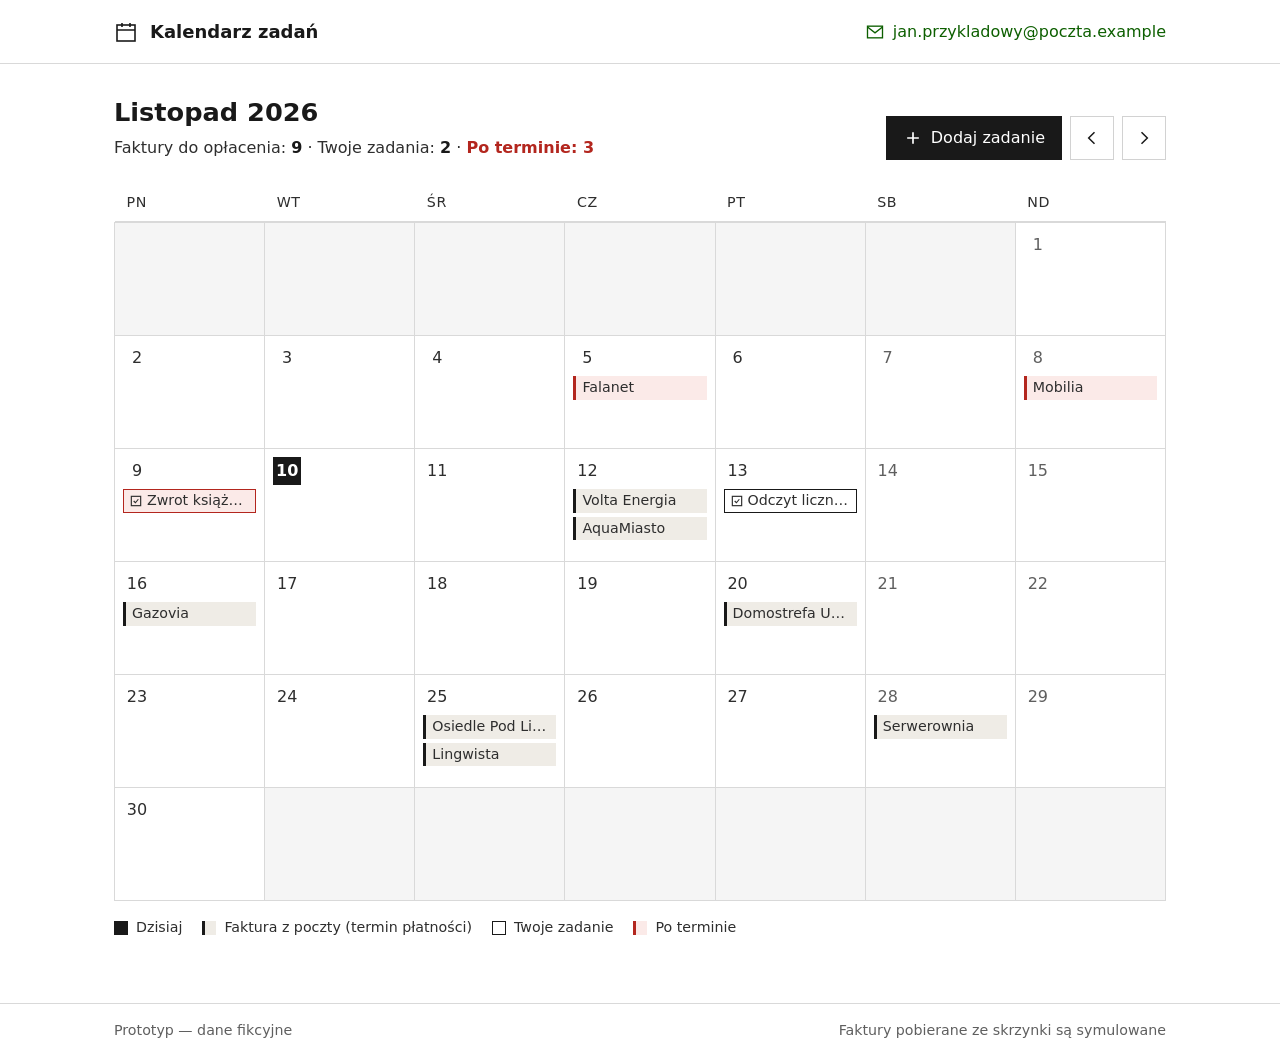
<file: prototyp/index.html>
<!DOCTYPE html>
<html lang="pl">
<head>
<meta charset="UTF-8">
<meta name="viewport" content="width=device-width, initial-scale=1">
<title>Kalendarz zadań — prototyp</title>
<style>
/* =========================================================
   STYLE
   ========================================================= */

/* --- Tokeny z DESIGN.md (bez zmian) --- */
:root {
  /* kolory */
  --color-primary: #191919;
  --color-text: #2E2E2E;
  --color-muted: #747474;
  --color-border-strong: #D2D2D2;
  --color-border: #D9D9D9;
  --color-subtle: #E6E6E5;
  --color-sand: #EFECE6;
  --color-sand-dark: #DBD4C7;
  --color-bg: #FFFFFF;
  --color-bg-shade: #F5F5F5;
  --color-black: #000000;
  --color-stock: #0D5F00;
  --color-success: #639C63;
  --color-danger: #E74C40;
  --color-warning: #FF9F0F;
  --color-info: #00CBE6;
  --color-selection: #DDD3CC;

  /* typografia */
  --font-primary: "Azeret", sans-serif;
  --text-ratio: 1.125;
  --text-base: 1rem;

  /* layout */
  --radius: 0;
  --site-max-width: 1400px;
  --header-height: 50px;
  --spacing-unit: 1rem;

  /* skala tekstu i odstępów z DESIGN.md */
  --text-sm: 0.889rem;   /* 14.2px */
  --text-md: 1rem;       /* 16px */
  --text-lg: 1.125rem;   /* 18px */
  --text-xl: 1.266rem;   /* 20.25px */
  --text-xxl: 1.424rem;  /* 22.8px */
  --text-xxxl: 1.602rem; /* 25.6px */
  --spacing-xxs: 0.25rem;
  --spacing-xs: 0.5rem;
  --spacing-sm: 0.75rem;
  --spacing-md: 1rem;
  --spacing-lg: 1.25rem;
  --spacing-xl: 1.5rem;
  --spacing-xxxl: 2rem;
  --spacing-xxxxl: 4rem;
}

/* --- Korekty dostępności (odstępstwa od DESIGN.md, opisane w podsumowaniu) --- */
:root {
  --a11y-muted: #5F5F5F;          /* zamiast #747474 na tłach innych niż białe */
  --a11y-success-text: #3E6E3E;   /* zamiast #639C63 jako tekst */
  --a11y-danger-text: #B3261E;    /* zamiast #E74C40 jako tekst / tło plakietki */
  --a11y-danger-bg: #FBEAE8;      /* jasne tło wpisów po terminie */
  --a11y-warning-text: #8A5300;   /* zamiast #FF9F0F jako tekst */
  --a11y-target: 44px;            /* zamiast 40px wysokości przycisku */
  --font-stack: "Azeret", system-ui, -apple-system, "Segoe UI", Roboto, "Helvetica Neue", Arial, sans-serif;

  /* Miganie wpisów po terminie: 4 mignięcia × 1,2 s ≈ 5 s, potem wpis zostaje wyróżniony.
     Limit 5 s wynika z WCAG 2.2.2. Aby migało bez końca, wpisz: infinite */
  --miganie-czas: 1.2s;
  --miganie-powtorzenia: 4;
}

* { box-sizing: border-box; }
::selection { background: var(--color-selection); }

html, body { margin: 0; }
body {
  font-family: var(--font-stack);
  font-size: var(--text-md);
  line-height: 1.5;
  color: var(--color-text);
  background: var(--color-bg);
  min-height: 100vh;
  display: flex;
  flex-direction: column;
}

h1, h2, h3 { color: var(--color-primary); margin: 0; font-weight: 600; line-height: 1.25; }

a { color: var(--color-primary); }

:focus-visible { outline: 3px solid var(--color-primary); outline-offset: 2px; }

/* Nagłówek aplikacji */
.app-header {
  height: 64px;
  border-bottom: 1px solid var(--color-border);
  display: flex;
  align-items: center;
}
.app-header__inner, .page {
  width: 100%;
  max-width: 1100px;
  margin: 0 auto;
  padding: 0 var(--spacing-xl);
}
.app-header__inner { display: flex; align-items: center; justify-content: space-between; gap: var(--spacing-md); }
.brand { display: flex; align-items: center; gap: var(--spacing-sm); font-size: var(--text-lg); font-weight: 600; color: var(--color-primary); text-decoration: none; min-height: var(--a11y-target); }
.brand svg { flex: none; }
.inbox-status { display: flex; align-items: center; gap: var(--spacing-xs); font-size: var(--text-md); color: var(--color-stock); }

main { flex: 1; padding: var(--spacing-xxxl) 0 var(--spacing-xxxxl); }

/* Przyciski */
.btn {
  display: inline-flex; align-items: center; justify-content: center; gap: var(--spacing-xs);
  min-height: var(--a11y-target); min-width: var(--a11y-target);
  padding: 0 var(--spacing-md);
  font: inherit; font-size: var(--text-md); line-height: 1.2;
  border-radius: var(--radius);
  cursor: pointer; text-decoration: none;
  transition: background-color .15s, color .15s, border-color .15s;
}
.btn--primary { background: var(--color-primary); color: #fff; border: 1px solid var(--color-primary); }
.btn--primary:hover { background: #3A3A3A; border-color: #3A3A3A; }
.btn--secondary { background: var(--color-bg); color: var(--color-primary); border: 1px solid var(--color-primary); }
.btn--secondary:hover { background: var(--color-sand); }
.btn--ghost { background: transparent; color: var(--color-primary); border: 1px solid transparent; text-decoration: underline; text-underline-offset: 3px; }
.btn--ghost:hover { background: var(--color-sand); }
.btn--icon { padding: 0; width: var(--a11y-target); background: var(--color-bg); border: 1px solid var(--color-border-strong); color: var(--color-primary); }
.btn--icon:hover { background: var(--color-sand); }
.btn:disabled, .btn[aria-disabled="true"] { background: var(--color-bg-shade); color: var(--a11y-muted); border-color: var(--color-border); cursor: not-allowed; }

/* Plakietki */
.badge { display: inline-block; padding: 2px 8px; font-size: var(--text-sm); font-weight: 600; text-transform: uppercase; letter-spacing: .03em; }
.badge--danger { background: var(--a11y-danger-text); color: #fff; }
.badge--neutral { background: var(--color-sand); color: var(--color-text); }
.badge--outline { background: var(--color-bg); color: var(--color-primary); border: 1px solid var(--color-primary); padding: 1px 7px; }

/* --- Ekran: kalendarz --- */
.cal-head { display: flex; align-items: flex-end; justify-content: space-between; gap: var(--spacing-md); flex-wrap: wrap; margin-bottom: var(--spacing-xl); }
.cal-head h1 { font-size: var(--text-xxxl); }
.cal-head__nav { display: flex; gap: var(--spacing-xs); flex-wrap: wrap; }
.cal-summary { margin: var(--spacing-xs) 0 0; color: var(--color-text); }
.cal-summary strong { color: var(--color-primary); }
.cal-summary .is-danger { color: var(--a11y-danger-text); font-weight: 600; }

.calendar { width: 100%; border-collapse: collapse; table-layout: fixed; }
.calendar th { font-size: var(--text-sm); font-weight: 400; text-transform: uppercase; letter-spacing: .04em; text-align: left; padding: var(--spacing-xs) var(--spacing-sm); color: var(--color-text); border-bottom: 1px solid var(--color-border); }
.calendar td { border: 1px solid var(--color-border); padding: 0; height: 112px; vertical-align: top; }
.calendar td.is-empty { background: var(--color-bg-shade); }

.day {
  display: flex; flex-direction: column; align-items: stretch; gap: 4px;
  width: 100%; height: 100%; min-height: 112px;
  padding: var(--spacing-xs);
  background: var(--color-bg); border: 0; border-radius: var(--radius);
  font: inherit; color: var(--color-text); text-align: left; cursor: pointer; text-decoration: none;
}
.day:hover { background: var(--color-sand); }
.day__num { display: inline-flex; align-items: center; justify-content: center; width: 28px; height: 28px; font-size: var(--text-md); }
.day.is-today .day__num { background: var(--color-primary); color: #fff; font-weight: 600; }
.day.is-weekend .day__num { color: var(--a11y-muted); }
.day.is-today.is-weekend .day__num { color: #fff; }
.chip { display: flex; align-items: center; gap: 4px; padding: 2px 6px; font-size: var(--text-sm); line-height: 1.35; background: var(--color-sand); color: var(--color-text); border-left: 3px solid var(--color-primary); white-space: nowrap; overflow: hidden; }
.chip > span { overflow: hidden; text-overflow: ellipsis; }
.chip svg { flex: none; }
.chip.is-task { background: var(--color-bg); border: 1px solid var(--color-primary); padding: 1px 5px; }
.chip.is-overdue { border-color: var(--a11y-danger-text); background: var(--a11y-danger-bg); }
.chip--more { background: transparent; border-left-color: transparent; padding-left: 9px; text-decoration: underline; }
.sr-only { position: absolute; width: 1px; height: 1px; padding: 0; margin: -1px; overflow: hidden; clip: rect(0,0,0,0); white-space: nowrap; border: 0; }

/* Miganie wpisów po terminie */
@keyframes miganie {
  0%, 100% { background: var(--a11y-danger-bg); color: var(--color-text); }
  50%      { background: var(--a11y-danger-text); color: #fff; }
}
@keyframes miganie-kropka {
  0%, 100% { opacity: 1; }
  50%      { opacity: .15; }
}
.chip.is-overdue { animation: miganie var(--miganie-czas) ease-in-out var(--miganie-powtorzenia); }
@media (prefers-reduced-motion: reduce) {
  .chip.is-overdue, .day.has-overdue::after { animation: none !important; }
}

.legend { display: flex; flex-wrap: wrap; gap: var(--spacing-lg); margin-top: var(--spacing-md); font-size: var(--text-sm); }
.legend span { display: inline-flex; align-items: center; gap: var(--spacing-xs); }
.legend i { display: inline-block; width: 14px; height: 14px; background: var(--color-sand); border-left: 3px solid var(--color-primary); }
.legend i.is-overdue { background: var(--a11y-danger-bg); border-left-color: var(--a11y-danger-text); }
.legend i.is-today { background: var(--color-primary); border: 0; }
.legend i.is-task { background: var(--color-bg); border: 1px solid var(--color-primary); }

.banner { display: flex; align-items: center; gap: var(--spacing-sm); padding: var(--spacing-md); margin-bottom: var(--spacing-xl); background: var(--color-sand); }
.banner--success { color: var(--a11y-success-text); }

/* --- Ekran: szczegóły dnia --- */
.back { margin-left: calc(-1 * var(--spacing-md)); margin-bottom: var(--spacing-md); }
.day-head { display: flex; justify-content: space-between; align-items: flex-start; gap: var(--spacing-md); flex-wrap: wrap; max-width: 760px; }
.day-head h1 { font-size: var(--text-xxxl); }
.day-head p { margin: var(--spacing-xs) 0 var(--spacing-xl); }
.section-title { font-size: var(--text-sm); font-weight: 400; text-transform: uppercase; letter-spacing: .04em; color: var(--color-text); margin: var(--spacing-xl) 0 var(--spacing-xs); }

.invoice-list { list-style: none; margin: 0; padding: 0; border-top: 1px solid var(--color-border); max-width: 760px; }
.invoice { display: grid; grid-template-columns: 1fr auto; gap: var(--spacing-md) var(--spacing-xl); align-items: center; padding: var(--spacing-xl) 0; border-bottom: 1px solid var(--color-border); }
.invoice__provider { font-size: var(--text-xl); font-weight: 600; color: var(--color-primary); display: flex; align-items: center; gap: var(--spacing-sm); flex-wrap: wrap; }
.invoice__desc { margin: var(--spacing-xxs) 0; font-size: var(--text-md); }
.invoice__from { margin: 0; font-size: var(--text-md); color: var(--a11y-muted); word-break: break-word; }
.invoice__actions { display: flex; flex-direction: column; gap: var(--spacing-xs); align-items: stretch; }
.invoice.is-leaving { opacity: .4; transition: opacity .2s; }

.empty { max-width: 560px; padding: var(--spacing-xxxl); background: var(--color-sand); }
.empty h2 { font-size: var(--text-xl); margin: var(--spacing-sm) 0 var(--spacing-xs); }
.empty p { margin: 0 0 var(--spacing-lg); }
.empty__actions { display: flex; gap: var(--spacing-sm); flex-wrap: wrap; }

.sample-note { margin-top: var(--spacing-xl); font-size: var(--text-sm); color: var(--a11y-muted); max-width: 760px; }

/* --- Ekrany: formularze (nowe zadanie, przeplanowanie) --- */
.form { max-width: 560px; }
.form h1 { font-size: var(--text-xxxl); margin-bottom: var(--spacing-xs); }
.form__intro { margin: 0 0 var(--spacing-xl); }
.field { margin-bottom: var(--spacing-xl); }
.field > label, .field legend { display: block; font-weight: 600; color: var(--color-primary); margin-bottom: var(--spacing-xxs); padding: 0; }
.field fieldset { border: 0; margin: 0; padding: 0; min-width: 0; }
.field__hint { margin: 0 0 var(--spacing-xs); font-size: var(--text-md); color: var(--a11y-muted); }
.input {
  width: 100%; min-height: var(--a11y-target); padding: 0 var(--spacing-sm);
  font: inherit; font-size: var(--text-md); color: var(--color-text);
  background: var(--color-bg); border: 1px solid #8C8C8C; /* ramka pola: kontrast min. 3:1 (DESIGN.md nie opisuje pól formularza) */ border-radius: var(--radius);
}
.input:hover { border-color: var(--color-primary); }
.input:focus-visible { outline: 3px solid var(--color-primary); outline-offset: 0; border-color: var(--color-primary); }
.input[aria-invalid="true"] { border: 2px solid var(--a11y-danger-text); }
.field__error { display: flex; align-items: center; gap: var(--spacing-xs); margin: var(--spacing-xs) 0 0; color: var(--a11y-danger-text); font-weight: 600; }
.field__error[hidden] { display: none; }
.date-row { display: flex; gap: var(--spacing-xs); margin-bottom: var(--spacing-xs); }
.date-row .input { flex: 1; }
.form__actions { display: flex; gap: var(--spacing-sm); flex-wrap: wrap; padding-top: var(--spacing-md); border-top: 1px solid var(--color-border); }
.task-card { padding: var(--spacing-md) var(--spacing-lg); background: var(--color-sand); margin-bottom: var(--spacing-xl); }
.task-card__name { font-size: var(--text-xl); font-weight: 600; color: var(--color-primary); margin: 0 0 var(--spacing-xxs); }
.task-card p { margin: 0; }
.task-card ul { margin: var(--spacing-xs) 0 0; padding-left: 1.25rem; }

/* --- Ekran: mapa --- */
.map h1 { font-size: var(--text-xxxl); margin-bottom: var(--spacing-xs); }
.map h2 { font-size: var(--text-xl); margin: var(--spacing-xxxl) 0 var(--spacing-sm); }
.map ul, .map ol { padding-left: 1.25rem; }
.map li { margin-bottom: var(--spacing-xs); }
.map a { display: inline-block; min-height: 32px; }

/* Komunikat (toast) */
.toast {
  position: fixed; left: 50%; bottom: var(--spacing-xl); transform: translateX(-50%);
  display: flex; align-items: center; gap: var(--spacing-md);
  max-width: calc(100% - 2rem);
  padding: var(--spacing-xs) var(--spacing-xs) var(--spacing-xs) var(--spacing-lg);
  background: var(--color-primary); color: #fff; z-index: 40;
}
.toast[hidden] { display: none; }
.toast .btn { color: #fff; border-color: transparent; }
.toast .btn:hover { background: #3A3A3A; }
.toast .btn:focus-visible { outline-color: #fff; }
.toast #toast-text { padding: var(--spacing-xs) 0; }

/* Stopka */
.footer { border-top: 1px solid var(--color-border); padding: var(--spacing-md) 0; font-size: var(--text-sm); color: var(--a11y-muted); }
.footer .page { display: flex; justify-content: space-between; gap: var(--spacing-md); flex-wrap: wrap; }

/* Responsywność: laptop jest platformą główną; na wąskich ekranach kalendarz się zagęszcza */
@media (max-width: 720px) {
  .app-header__inner, .page { padding: 0 var(--spacing-md); }
  .calendar td, .day { height: 64px; min-height: 64px; }
  .chip { display: none; }
  .day.has-items::after { content: ""; display: block; width: 8px; height: 8px; background: var(--color-primary); }
  .day.has-overdue::after { background: var(--a11y-danger-text); animation: miganie-kropka var(--miganie-czas) ease-in-out var(--miganie-powtorzenia); }
  .invoice { grid-template-columns: 1fr; }
  .inbox-status span { display: none; }
}
</style>
</head>
<body>

<header class="app-header">
  <div class="app-header__inner">
    <a class="brand" href="#kalendarz">
      <svg width="24" height="24" viewBox="0 0 24 24" fill="none" stroke="currentColor" stroke-width="1.6" aria-hidden="true"><rect x="3" y="5" width="18" height="16"/><path d="M3 10h18M8 3v4M16 3v4"/></svg>
      Kalendarz zadań
    </a>
    <div class="inbox-status" title="Połączona skrzynka pocztowa">
      <svg width="20" height="20" viewBox="0 0 24 24" fill="none" stroke="currentColor" stroke-width="1.6" aria-hidden="true"><rect x="3" y="5" width="18" height="14"/><path d="m3 6 9 7 9-7"/></svg>
      <span id="inbox-label"></span>
    </div>
  </div>
</header>

<main id="app" tabindex="-1"></main>

<footer class="footer">
  <div class="page">
    <span>Prototyp — dane fikcyjne</span>
    <span>Faktury pobierane ze skrzynki są symulowane</span>
  </div>
</footer>

<div class="toast" id="toast" role="status" aria-live="polite" hidden>
  <span id="toast-text"></span>
  <button class="btn btn--ghost" id="toast-action" type="button" hidden>Cofnij</button>
</div>

<script>
/* =========================================================
   DANE PRZYKŁADOWE — tu możesz podmienić treści na własne
   Daty w formacie RRRR-MM-DD.
   ========================================================= */
const DANE = {
  skrzynka: 'jan.przykladowy@poczta.example',
  dzis: '2026-11-10',
  // Faktury, które przyszły mailem (termin = termin płatności)
  faktury: [
    { id: 1, termin: '2026-11-05', dostawca: 'Falanet',            email: 'faktury@falanet.example',          opis: 'Faktura za internet – listopad 2026, 79,99 zł' },
    { id: 2, termin: '2026-11-08', dostawca: 'Mobilia',            email: 'e-faktura@mobilia.example',        opis: 'Abonament za telefon komórkowy – październik 2026, 49,00 zł' },
    { id: 3, termin: '2026-11-12', dostawca: 'Volta Energia',      email: 'rozliczenia@voltaenergia.example', opis: 'Prąd – prognoza na listopad 2026, 186,40 zł' },
    { id: 4, termin: '2026-11-12', dostawca: 'AquaMiasto',         email: 'bok@aquamiasto.example',           opis: 'Woda i ścieki – październik 2026, 92,15 zł' },
    { id: 5, termin: '2026-11-16', dostawca: 'Gazovia',            email: 'faktury@gazovia.example',          opis: 'Gaz – rozliczenie za wrzesień i październik 2026, 214,70 zł' },
    { id: 6, termin: '2026-11-20', dostawca: 'Domostrefa Ubezpieczenia', email: 'polisy@domostrefa.example',  opis: 'Rata ubezpieczenia mieszkania – IV kwartał 2026, 63,00 zł' },
    { id: 7, termin: '2026-11-25', dostawca: 'Osiedle Pod Lipami', email: 'administracja@podlipami.example',  opis: 'Opłata eksploatacyjna za mieszkanie – grudzień 2026, 412,30 zł' },
    { id: 8, termin: '2026-11-25', dostawca: 'Lingwista',          email: 'faktury@lingwista.example',        opis: 'Kurs angielskiego online – grudzień 2026, 120,00 zł' },
    { id: 9, termin: '2026-11-28', dostawca: 'Serwerownia',        email: 'billing@serwerownia.example',      opis: 'Domena i hosting – odnowienie na rok, 249,00 zł' }
  ],
  // Zadania dodane ręcznie. Kilka terminów = harmonogram.
  zadania: [
    { id: 1, nazwa: 'Zwrot książek do biblioteki', terminy: ['2026-11-09'] },
    { id: 2, nazwa: 'Odczyt licznika gazu',        terminy: ['2026-11-13', '2027-01-15'] }
  ],
  scenariusze: [
    'A. Opłać fakturę: kalendarz → dzień z fakturami → oznacz jedną jako opłaconą → wróć do kalendarza i sprawdź, że jej nie ma.',
    'B. Znajdź konkretną fakturę: w kalendarzu odszukaj fakturę za gaz lub prąd i sprawdź, kto ją przysłał i na jaką kwotę.',
    'C. Dzień bez wpisów: kliknij dzień bez oznaczeń → zobacz komunikat → wróć do kalendarza.',
    'D. Dodaj zadanie z harmonogramem: kalendarz → dodaj zadanie → wpisz nazwę i kilka terminów (np. wywóz śmieci 17 listopada, 21 grudnia) → przejdź do grudnia i sprawdź termin.',
    'E. Odhacz zadanie: dzień z zadaniem → oznacz jako zrobione → zadanie znika (można cofnąć).',
    'F. Przeplanuj zadanie: dzień z zadaniem → przeplanuj → wybierz nowy dzień → zadanie widoczne w nowym dniu (można cofnąć).',
    'G. Zaległości: po otwarciu kalendarza zauważ migające wpisy po terminie (faktury 5 i 8 listopada, zadanie 9 listopada).'
  ],
  teksty: {
    pozaZakresem: 'Ta funkcja nie jest częścią prototypu.',
    oplacona: 'Faktura oznaczona jako opłacona.',
    zrobione: 'Zadanie oznaczone jako zrobione.',
    przywrocona: 'Przywrócono fakturę do opłacenia.',
    przywrocone: 'Przywrócono zadanie.',
    cofnietoPrzeniesienie: 'Przywrócono poprzedni termin',
    bladNazwa: 'Wpisz nazwę zadania.',
    bladTermin: 'Wybierz co najmniej jeden termin.',
    bladNowyTerminPusty: 'Wybierz nowy termin.',
    bladNowyTerminTenSam: 'Wybierz inny dzień niż obecny termin.',
    bladNowyTerminZajety: 'To zadanie ma już termin w tym dniu.',
    bladNowyTerminPrzeszly: 'Nowy termin nie może być wcześniejszy niż dzisiaj.'
  }
};

/* =========================================================
   STAN (tylko w pamięci strony — odświeżenie = reset)
   ========================================================= */
const stan = {
  oplacone: new Set(),     // id opłaconych faktur
  zrobione: new Set(),     // klucze "idZadania|RRRR-MM-DD" zrobionych terminów
  zadania: DANE.zadania.map(z => ({ ...z, terminy: [...z.terminy] })),
  nastepneIdZadania: Math.max(0, ...DANE.zadania.map(z => z.id)) + 1,
  ostatnio: null           // ostatnia akcja do cofnięcia
};

/* =========================================================
   POMOCNICZE (daty, odmiana, ikony)
   ========================================================= */
const MIESIACE = ['styczeń','luty','marzec','kwiecień','maj','czerwiec','lipiec','sierpień','wrzesień','październik','listopad','grudzień'];
const MIESIACE_DOP = ['stycznia','lutego','marca','kwietnia','maja','czerwca','lipca','sierpnia','września','października','listopada','grudnia'];
const DNI_TYG = ['niedziela','poniedziałek','wtorek','środa','czwartek','piątek','sobota'];
const DNI_KROTKO = ['Pn','Wt','Śr','Cz','Pt','Sb','Nd'];
const DNI_DLUGO = ['poniedziałek','wtorek','środa','czwartek','piątek','sobota','niedziela'];

const DZIS = DANE.dzis;
const pad = n => String(n).padStart(2, '0');
const rozbij = s => s.split('-').map(Number);
const iso = (r, m, d) => `${r}-${pad(m)}-${pad(d)}`;
const kluczMies = (r, m) => `${r}-${pad(m)}`;
const [DZIS_R, DZIS_M] = rozbij(DZIS);
const DZIS_MIES = kluczMies(DZIS_R, DZIS_M);
const dniWMiesiacu = (r, m) => new Date(r, m, 0).getDate();
const przesunMiesiac = (r, m, o) => { const dt = new Date(r, m - 1 + o, 1); return [dt.getFullYear(), dt.getMonth() + 1]; };
const poprawnaData = s => {
  if (!/^\d{4}-\d{2}-\d{2}$/.test(s)) return false;
  const [r, m, d] = rozbij(s);
  return m >= 1 && m <= 12 && d >= 1 && d <= dniWMiesiacu(r, m);
};
const wielka = t => t.charAt(0).toUpperCase() + t.slice(1);
const nazwaMiesiaca = (r, m) => `${wielka(MIESIACE[m - 1])} ${r}`;
const dataSlownie = s => { const [r, m, d] = rozbij(s); return `${d} ${MIESIACE_DOP[m - 1]}${r !== DZIS_R ? ' ' + r : ''}`; };
const nazwaDnia = s => { const [r, m, d] = rozbij(s); return `${wielka(DNI_TYG[new Date(r, m - 1, d).getDay()])}, ${d} ${MIESIACE_DOP[m - 1]} ${r}`; };

const esc = s => String(s).replace(/[&<>"']/g, c => ({'&':'&amp;','<':'&lt;','>':'&gt;','"':'&quot;',"'":'&#39;'}[c]));
const poTerminie = s => s < DZIS;
const fakturyDnia = s => DANE.faktury.filter(f => f.termin === s && !stan.oplacone.has(f.id));
const zadaniaDnia = s => stan.zadania.filter(z => z.terminy.includes(s) && !stan.zrobione.has(z.id + '|' + s));
const odmiana = (n, jeden, kilka, wiele) => n === 1 ? jeden : (n % 10 >= 2 && n % 10 <= 4 && (n % 100 < 12 || n % 100 > 14)) ? kilka : wiele;
const odmianaFaktur = n => odmiana(n, 'faktura', 'faktury', 'faktur');
const odmianaZadan = n => odmiana(n, 'zadanie', 'zadania', 'zadań');
const odmianaTerminow = n => odmiana(n, 'termin', 'terminy', 'terminów');

const IKONY = {
  wstecz: '<svg width="20" height="20" viewBox="0 0 24 24" fill="none" stroke="currentColor" stroke-width="1.8" aria-hidden="true"><path d="M15 5l-7 7 7 7"/></svg>',
  dalej: '<svg width="20" height="20" viewBox="0 0 24 24" fill="none" stroke="currentColor" stroke-width="1.8" aria-hidden="true"><path d="M9 5l7 7-7 7"/></svg>',
  ok: '<svg width="20" height="20" viewBox="0 0 24 24" fill="none" stroke="currentColor" stroke-width="2" aria-hidden="true"><path d="M5 12.5l4.5 4.5L19 7.5"/></svg>',
  plus: '<svg width="20" height="20" viewBox="0 0 24 24" fill="none" stroke="currentColor" stroke-width="2" aria-hidden="true"><path d="M12 5v14M5 12h14"/></svg>',
  usun: '<svg width="20" height="20" viewBox="0 0 24 24" fill="none" stroke="currentColor" stroke-width="1.8" aria-hidden="true"><path d="M6 6l12 12M18 6L6 18"/></svg>',
  przenies: '<svg width="20" height="20" viewBox="0 0 24 24" fill="none" stroke="currentColor" stroke-width="1.6" aria-hidden="true"><rect x="3" y="5" width="18" height="16"/><path d="M3 10h18M8 3v4M16 3v4M9 15.5h6M13 13l2.5 2.5L13 18"/></svg>',
  blad: '<svg width="18" height="18" viewBox="0 0 24 24" fill="none" stroke="currentColor" stroke-width="2" aria-hidden="true"><circle cx="12" cy="12" r="9"/><path d="M12 7.5v5.5M12 16.5v.01"/></svg>',
  zadanie: '<svg width="14" height="14" viewBox="0 0 24 24" fill="none" stroke="currentColor" stroke-width="2" aria-hidden="true"><rect x="4" y="4" width="16" height="16"/><path d="M8 12l3 3 5-6"/></svg>',
  mail: '<svg width="20" height="20" viewBox="0 0 24 24" fill="none" stroke="currentColor" stroke-width="1.6" aria-hidden="true"><rect x="3" y="5" width="18" height="14"/><path d="m3 6 9 7 9-7"/></svg>',
  pusto: '<svg width="40" height="40" viewBox="0 0 24 24" fill="none" stroke="currentColor" stroke-width="1.4" aria-hidden="true"><rect x="3" y="5" width="18" height="16"/><path d="M3 10h18M8 3v4M16 3v4M9 15.5l2 2 4-4"/></svg>'
};

/* =========================================================
   EKRANY
   ========================================================= */

/* Ekran 1 / 3: Kalendarz miesięczny */
function ekranKalendarz(r, m) {
  const km = kluczMies(r, m);
  const n = dniWMiesiacu(r, m);
  const pierwszyDzienTyg = (new Date(r, m - 1, 1).getDay() + 6) % 7; // 0 = poniedziałek
  let ileFaktur = 0, ileZadan = 0, ilePoTerminie = 0;

  const komorki = [];
  for (let i = 0; i < pierwszyDzienTyg; i++) komorki.push('<td class="is-empty"></td>');
  for (let d = 1; d <= n; d++) {
    const s = iso(r, m, d);
    const fakt = fakturyDnia(s);
    const zad = zadaniaDnia(s);
    const zalegle = poTerminie(s);
    ileFaktur += fakt.length; ileZadan += zad.length;
    if (zalegle) ilePoTerminie += fakt.length + zad.length;

    const dzienTyg = (pierwszyDzienTyg + d - 1) % 7;
    const klasy = ['day'];
    if (s === DZIS) klasy.push('is-today');
    if (dzienTyg >= 5) klasy.push('is-weekend');
    if (fakt.length || zad.length) klasy.push('has-items');
    if (zalegle && (fakt.length || zad.length)) klasy.push('has-overdue');

    const zal = zalegle ? ' is-overdue' : '';
    const wpisy = [
      ...fakt.map(f => `<span class="chip${zal}"><span>${esc(f.dostawca)}</span></span>`),
      ...zad.map(z => `<span class="chip is-task${zal}">${IKONY.zadanie}<span>${esc(z.nazwa)}</span></span>`)
    ];
    const chipy = wpisy.slice(0, 2).join('') +
      (wpisy.length > 2 ? `<span class="chip chip--more"><span>+${wpisy.length - 2} więcej</span></span>` : '');

    const czesci = [];
    if (fakt.length) czesci.push(`${fakt.length} ${odmianaFaktur(fakt.length)} do opłacenia`);
    if (zad.length) czesci.push(`${zad.length} ${odmianaZadan(zad.length)}`);
    if (zalegle && czesci.length) czesci.push('po terminie');
    const opisSr = `${d} ${MIESIACE_DOP[m - 1]}${s === DZIS ? ', dzisiaj' : ''}: ` + (czesci.length ? czesci.join(', ') : 'nic zaplanowanego');

    komorki.push(`<td><a class="${klasy.join(' ')}" href="#dzien-${s}" aria-label="${opisSr}">
      <span class="day__num">${d}</span>${chipy}</a></td>`);
  }
  while (komorki.length % 7) komorki.push('<td class="is-empty"></td>');

  let wiersze = '';
  for (let i = 0; i < komorki.length; i += 7) wiersze += '<tr>' + komorki.slice(i, i + 7).join('') + '</tr>';

  const fakturyMiesiaca = DANE.faktury.filter(f => f.termin.startsWith(km));
  const oplaconeMiesiaca = fakturyMiesiaca.filter(f => stan.oplacone.has(f.id)).length;

  const pods = [];
  if (fakturyMiesiaca.length) pods.push(ileFaktur ? `Faktury do opłacenia: <strong>${ileFaktur}</strong>` : 'Faktury: wszystkie opłacone');
  else pods.push('Brak faktur z poczty');
  pods.push(`Twoje zadania: <strong>${ileZadan}</strong>`);
  if (ilePoTerminie) pods.push(`<span class="is-danger">Po terminie: ${ilePoTerminie}</span>`);
  if (oplaconeMiesiaca) pods.push(`Opłacone w tym miesiącu: ${oplaconeMiesiaca}`);

  let baner = '';
  if (fakturyMiesiaca.length && !ileFaktur) {
    baner = `<div class="banner banner--success" role="status">${IKONY.ok}<strong>Wszystko opłacone. W tym miesiącu nie masz już faktur do zapłaty.</strong></div>`;
  } else if (!fakturyMiesiaca.length && km > DZIS_MIES) {
    baner = `<div class="banner">${IKONY.mail}<span>Faktury na ten miesiąc jeszcze nie przyszły. Pojawią się tu same, gdy dostaniesz je mailem.</span></div>`;
  }

  const [pr, pm] = przesunMiesiac(r, m, -1);
  const [nr, nm] = przesunMiesiac(r, m, 1);

  return `
  <div class="page">
    ${baner}
    <div class="cal-head">
      <div>
        <h1 tabindex="-1">${nazwaMiesiaca(r, m)}</h1>
        <p class="cal-summary">${pods.join(' · ')}</p>
      </div>
      <div class="cal-head__nav">
        <a class="btn btn--primary" href="#dodaj-zadanie">${IKONY.plus}Dodaj zadanie</a>
        ${km !== DZIS_MIES ? '<a class="btn btn--secondary" href="#kalendarz">Dzisiaj</a>' : ''}
        <a class="btn btn--icon" href="#kalendarz-${kluczMies(pr, pm)}" aria-label="Poprzedni miesiąc: ${MIESIACE[pm - 1]} ${pr}" title="${wielka(MIESIACE[pm - 1])} ${pr}">${IKONY.wstecz}</a>
        <a class="btn btn--icon" href="#kalendarz-${kluczMies(nr, nm)}" aria-label="Następny miesiąc: ${MIESIACE[nm - 1]} ${nr}" title="${wielka(MIESIACE[nm - 1])} ${nr}">${IKONY.dalej}</a>
      </div>
    </div>
    <table class="calendar">
      <caption class="sr-only">Faktury do opłacenia według terminu płatności i Twoje zadania. Kliknij dzień, aby zobaczyć szczegóły.</caption>
      <thead><tr>${DNI_KROTKO.map((d, i) => `<th scope="col"><abbr title="${DNI_DLUGO[i]}" style="text-decoration:none">${d}</abbr></th>`).join('')}</tr></thead>
      <tbody>${wiersze}</tbody>
    </table>
    <div class="legend" aria-hidden="true">
      <span><i class="is-today"></i>Dzisiaj</span>
      <span><i></i>Faktura z poczty (termin płatności)</span>
      <span><i class="is-task"></i>Twoje zadanie</span>
      <span><i class="is-overdue"></i>Po terminie</span>
    </div>
  </div>`;
}

/* Ekran 2: Szczegóły dnia */
function ekranDzien(s) {
  const fakt = fakturyDnia(s);
  const zad = zadaniaDnia(s);
  const zalegle = poTerminie(s);
  const [r, m] = rozbij(s);
  const cokolwiekBylo = DANE.faktury.some(f => f.termin === s) || stan.zadania.some(z => z.terminy.includes(s));
  const plakietkaZal = zalegle ? '<span class="badge badge--danger">Po terminie</span>' : '';
  let tresc = '';

  if (fakt.length) {
    tresc += `
      <h2 class="section-title">Faktury do opłacenia</h2>
      <ul class="invoice-list">
        ${fakt.map(f => `
        <li class="invoice">
          <div>
            <div class="invoice__provider">${esc(f.dostawca)}${plakietkaZal}</div>
            <p class="invoice__desc">${esc(f.opis)}</p>
            <p class="invoice__from">Od: ${esc(f.email)}</p>
          </div>
          <div class="invoice__actions">
            <button class="btn btn--primary" type="button" data-oplac="${f.id}">${IKONY.ok}Oznacz jako opłaconą</button>
            <button class="btn btn--ghost" type="button" data-poza-zakresem>${IKONY.mail}Pokaż maila</button>
          </div>
        </li>`).join('')}
      </ul>`;
  }

  if (zad.length) {
    tresc += `
      <h2 class="section-title">Twoje zadania</h2>
      <ul class="invoice-list">
        ${zad.map(z => {
          const nastepny = z.terminy.filter(t => t > s).sort()[0];
          const harmonogram = z.terminy.length > 1
            ? `Harmonogram: ${z.terminy.length} ${odmianaTerminow(z.terminy.length)}${nastepny ? ` · następny: ${dataSlownie(nastepny)}` : ''}`
            : 'Jednorazowe';
          return `
        <li class="invoice">
          <div>
            <div class="invoice__provider">${esc(z.nazwa)}<span class="badge badge--outline">Twoje zadanie</span>${plakietkaZal}</div>
            <p class="invoice__from">${harmonogram}</p>
          </div>
          <div class="invoice__actions">
            <button class="btn btn--primary" type="button" data-zrobione="${z.id}|${s}">${IKONY.ok}Oznacz jako zrobione</button>
            <a class="btn btn--ghost" href="#przeplanuj-${z.id}-${s}">${IKONY.przenies}Przeplanuj</a>
          </div>
        </li>`;
        }).join('')}
      </ul>`;
  }

  if (!fakt.length && !zad.length) {
    tresc = cokolwiekBylo ? `
      <div class="empty" role="status">
        ${IKONY.pusto}
        <h2>Wszystko z tego dnia jest załatwione</h2>
        <p>Opłacone faktury i zrobione zadania nie znikły — po prostu nie musisz już o nich pamiętać.</p>
        <div class="empty__actions"><a class="btn btn--primary" href="#kalendarz-${kluczMies(r, m)}">Wróć do kalendarza</a></div>
      </div>` : `
      <div class="empty">
        ${IKONY.pusto}
        <h2>Nic zaplanowanego na ten dzień</h2>
        <p>Nie przyszła żadna faktura z terminem płatności na ten dzień i nie masz tu żadnych zadań.</p>
        <div class="empty__actions">
          <a class="btn btn--primary" href="#kalendarz-${kluczMies(r, m)}">Wróć do kalendarza</a>
          <a class="btn btn--secondary" href="#dodaj-zadanie-${s}">${IKONY.plus}Dodaj zadanie na ten dzień</a>
        </div>
      </div>`;
  }

  const czesci = [];
  if (fakt.length) czesci.push(`${fakt.length} ${odmianaFaktur(fakt.length)} z terminem płatności w tym dniu`);
  if (zad.length) czesci.push(`${zad.length} ${odmianaZadan(zad.length)}`);
  const podtytul = czesci.length ? czesci.join(' · ') : (s === DZIS ? 'Dzisiaj' : '&nbsp;');

  return `
  <div class="page">
    <a class="btn btn--ghost back" href="#kalendarz-${kluczMies(r, m)}">${IKONY.wstecz}Kalendarz: ${MIESIACE[m - 1]} ${r}</a>
    <div class="day-head">
      <div>
        <h1 tabindex="-1">${nazwaDnia(s)}</h1>
        <p>${podtytul}</p>
      </div>
      ${(fakt.length || zad.length) ? `<a class="btn btn--secondary" href="#dodaj-zadanie-${s}">${IKONY.plus}Dodaj zadanie na ten dzień</a>` : ''}
    </div>
    ${tresc}
    ${fakt.length ? '<p class="sample-note">Faktury, dostawcy i adresy e-mail w prototypie są wymyślone.</p>' : ''}
  </div>`;
}

/* Ekran 4: Dodawanie zadania */
function wierszTerminu(wartosc, moznaUsunac, nr) {
  return `<div class="date-row">
    <input class="input" type="date" name="termin" value="${wartosc || ''}" aria-label="Termin ${nr}" aria-describedby="blad-termin">
    ${moznaUsunac ? `<button class="btn btn--icon" type="button" data-usun-termin aria-label="Usuń termin ${nr}">${IKONY.usun}</button>` : ''}
  </div>`;
}

function ekranDodajZadanie(s) {
  const powrot = s ? '#dzien-' + s : '#kalendarz';
  return `
  <div class="page">
    <a class="btn btn--ghost back" href="${powrot}">${IKONY.wstecz}${s ? 'Wróć do dnia' : 'Kalendarz'}</a>
    <form class="form" id="form-zadanie" novalidate>
      <h1 tabindex="-1">Nowe zadanie</h1>
      <p class="form__intro">Dodaj do kalendarza coś, o czym nie chcesz pamiętać. Pojawi się obok faktur z poczty.</p>

      <div class="field">
        <label for="nazwa">Nazwa zadania</label>
        <input class="input" id="nazwa" name="nazwa" type="text" autocomplete="off" placeholder="np. Wywóz śmieci" aria-describedby="blad-nazwa">
        <p class="field__error" id="blad-nazwa" hidden>${IKONY.blad}<span>${DANE.teksty.bladNazwa}</span></p>
      </div>

      <div class="field">
        <fieldset>
          <legend>Terminy</legend>
          <p class="field__hint">Jeśli zadanie się powtarza, ale w różne dni (np. według harmonogramu wywozu śmieci), dodaj każdy termin osobno.</p>
          <div id="terminy">${wierszTerminu(s, false, 1)}</div>
          <button class="btn btn--ghost" type="button" id="dodaj-termin">${IKONY.plus}Dodaj kolejny termin</button>
          <p class="field__error" id="blad-termin" hidden>${IKONY.blad}<span>${DANE.teksty.bladTermin}</span></p>
        </fieldset>
      </div>

      <div class="form__actions">
        <button class="btn btn--primary" type="submit">Zapisz zadanie</button>
        <a class="btn btn--ghost" href="${powrot}">Anuluj</a>
      </div>
    </form>
  </div>`;
}

/* Ekran 5: Przeplanowanie zadania (jeden termin) */
function ekranPrzeplanuj(z, s) {
  const pozostale = z.terminy.filter(t => t !== s).sort();
  return `
  <div class="page">
    <a class="btn btn--ghost back" href="#dzien-${s}">${IKONY.wstecz}Wróć do dnia</a>
    <form class="form" id="form-przeplanuj" data-zadanie="${z.id}" data-termin="${s}" novalidate>
      <h1 tabindex="-1">Przeplanuj zadanie</h1>
      <div class="task-card">
        <p class="task-card__name">${esc(z.nazwa)}</p>
        <p>Obecny termin: <strong>${nazwaDnia(s)}</strong>${poTerminie(s) ? ' <span class="badge badge--danger">Po terminie</span>' : ''}</p>
        ${pozostale.length ? `<p style="margin-top:var(--spacing-xs)">Pozostałe terminy z harmonogramu się nie zmienią:</p>
        <ul>${pozostale.map(t => `<li>${dataSlownie(t)}</li>`).join('')}</ul>` : ''}
      </div>

      <div class="field">
        <label for="nowy-termin">Nowy termin</label>
        <p class="field__hint">Możesz wybrać dzień także w innym miesiącu.</p>
        <input class="input" id="nowy-termin" name="nowy" type="date" min="${DZIS}" value="${poTerminie(s) ? '' : s}" aria-describedby="blad-nowy">
        <p class="field__error" id="blad-nowy" hidden>${IKONY.blad}<span></span></p>
      </div>

      <div class="form__actions">
        <button class="btn btn--primary" type="submit">Zapisz nowy termin</button>
        <a class="btn btn--ghost" href="#dzien-${s}">Anuluj</a>
      </div>
    </form>
  </div>`;
}

/* Ekran pomocniczy: mapa ekranów (tylko dla twórcy i moderatora) */
function ekranMapa() {
  const dniFaktur = [...new Set(DANE.faktury.map(f => f.termin))].sort();
  const dniZadan = [...new Set(stan.zadania.flatMap(z => z.terminy))].sort();
  const n = dniWMiesiacu(DZIS_R, DZIS_M);
  let pustyDzien = null;
  for (let d = 1; d <= n && !pustyDzien; d++) {
    const s = iso(DZIS_R, DZIS_M, d);
    if (!dniFaktur.includes(s) && !dniZadan.includes(s)) pustyDzien = s;
  }
  const miesiace = [0, 1, 2].map(o => przesunMiesiac(DZIS_R, DZIS_M, o));
  const przyklad = stan.zadania.flatMap(z => z.terminy.filter(t => !poTerminie(t)).map(t => [z.id, t]))[0];
  return `
  <div class="page map">
    <h1 tabindex="-1">Mapa prototypu</h1>
    <p>Ekran dla twórcy i moderatora testu. Nie jest dostępny z nawigacji aplikacji. Odśwież stronę (F5), aby wrócić do stanu początkowego. „Dzisiaj” w prototypie to ${nazwaDnia(DZIS)}.</p>
    <h2>Ekrany</h2>
    <ul>
      ${miesiace.map(([r, m], i) => `<li><a href="#kalendarz-${kluczMies(r, m)}">Kalendarz: ${MIESIACE[m - 1]} ${r}</a>${i === 0 ? ' — start; faktury i zadania po terminie migają' : ''}</li>`).join('')}
      ${dniFaktur.map(s => {
        const k = DANE.faktury.filter(f => f.termin === s).length;
        return `<li><a href="#dzien-${s}">Szczegóły dnia: ${dataSlownie(s)}</a> — ${k} ${odmianaFaktur(k)}${poTerminie(s) ? ', po terminie' : ''}</li>`;
      }).join('')}
      ${dniZadan.map(s => `<li><a href="#dzien-${s}">Szczegóły dnia: ${dataSlownie(s)}</a> — zadanie${poTerminie(s) ? ', po terminie' : ''}</li>`).join('')}
      ${pustyDzien ? `<li><a href="#dzien-${pustyDzien}">Szczegóły dnia bez wpisów (${dataSlownie(pustyDzien)})</a> — stan pusty</li>` : ''}
      <li><a href="#dodaj-zadanie">Dodawanie zadania</a> — zapisz z pustą nazwą, aby zobaczyć błąd walidacji</li>
      <li><a href="#dodaj-zadanie-${iso(DZIS_R, DZIS_M, 17)}">Dodawanie zadania z podpowiedzianym dniem (17 ${MIESIACE_DOP[DZIS_M - 1]})</a></li>
      ${przyklad ? `<li><a href="#przeplanuj-${przyklad[0]}-${przyklad[1]}">Przeplanowanie zadania (${dataSlownie(przyklad[1])})</a> — zapisz bez zmiany daty, aby zobaczyć błąd</li>` : ''}
    </ul>
    <h2>Scenariusze</h2>
    <ol>${DANE.scenariusze.map(t => `<li>${esc(t)}</li>`).join('')}</ol>
    <h2>Stan bieżący</h2>
    <p>Opłacone faktury: ${stan.oplacone.size} z ${DANE.faktury.length}. Zadania: ${stan.zadania.length}, zrobione terminy: ${stan.zrobione.size}.</p>
  </div>`;
}

/* =========================================================
   LOGIKA NAWIGACJI I INTERAKCJI
   ========================================================= */
const app = document.getElementById('app');
document.getElementById('inbox-label').textContent = DANE.skrzynka;

let pierwszyRender = true;
function render() {
  const hash = location.hash.replace('#', '') || 'kalendarz';
  let m, html = null;

  if (hash === 'mapa') html = ekranMapa();
  else if (hash === 'kalendarz') html = ekranKalendarz(DZIS_R, DZIS_M);
  else if ((m = hash.match(/^kalendarz-(\d{4})-(\d{2})$/)) && +m[2] >= 1 && +m[2] <= 12) html = ekranKalendarz(+m[1], +m[2]);
  else if ((m = hash.match(/^dzien-(.+)$/)) && poprawnaData(m[1])) html = ekranDzien(m[1]);
  else if (hash === 'dodaj-zadanie') html = ekranDodajZadanie(null);
  else if ((m = hash.match(/^dodaj-zadanie-(.+)$/)) && poprawnaData(m[1])) html = ekranDodajZadanie(m[1]);
  else if ((m = hash.match(/^przeplanuj-(\d+)-(.+)$/)) && poprawnaData(m[2])) {
    const z = stan.zadania.find(x => x.id === +m[1]);
    if (z && z.terminy.includes(m[2]) && !stan.zrobione.has(z.id + '|' + m[2])) html = ekranPrzeplanuj(z, m[2]);
  }
  if (html === null) {               // nieznany adres → kalendarz bieżącego miesiąca
    history.replaceState(null, '', '#kalendarz');
    html = ekranKalendarz(DZIS_R, DZIS_M);
  }

  app.innerHTML = html;
  const h1 = app.querySelector('h1');
  if (h1 && !pierwszyRender) h1.focus({ preventScroll: true });   // czytniki ekranu dowiadują się o zmianie ekranu
  pierwszyRender = false;
  window.scrollTo(0, 0);
}

/* Komunikat na dole ekranu */
let toastTimer;
function pokazKomunikat(tekst, zCofnij) {
  const t = document.getElementById('toast');
  document.getElementById('toast-text').textContent = tekst;
  document.getElementById('toast-action').hidden = !zCofnij;
  t.hidden = false;
  clearTimeout(toastTimer);
  toastTimer = setTimeout(() => { t.hidden = true; }, zCofnij ? 7000 : 4500);
}

/* Cofnij: opłacenie faktury, zrobienie zadania albo przeniesienie terminu */
document.getElementById('toast-action').addEventListener('click', () => {
  const o = stan.ostatnio;
  if (!o) return;
  let tekst;
  if (o.typ === 'faktura') { stan.oplacone.delete(o.klucz); tekst = DANE.teksty.przywrocona; }
  else if (o.typ === 'zadanie') { stan.zrobione.delete(o.klucz); tekst = DANE.teksty.przywrocone; }
  else if (o.typ === 'przeniesienie') {
    const z = stan.zadania.find(x => x.id === o.zadanie);
    z.terminy = z.terminy.map(t => t === o.na ? o.z : t).sort();
    tekst = `${DANE.teksty.cofnietoPrzeniesienie} zadania „${z.nazwa}”: ${dataSlownie(o.z)}.`;
  }
  stan.ostatnio = null;
  render();
  pokazKomunikat(tekst, false);
});

/* Oznaczanie faktury / zadania z krótkim stanem ładowania */
function oznacz(przycisk, zapisz, komunikat) {
  const wiersz = przycisk.closest('.invoice');
  wiersz.querySelectorAll('button, a').forEach(b => { b.disabled = true; b.setAttribute('aria-disabled', 'true'); b.style.pointerEvents = 'none'; });
  przycisk.textContent = 'Zapisywanie…';
  wiersz.classList.add('is-leaving');
  setTimeout(() => { zapisz(); render(); pokazKomunikat(komunikat, true); }, 600);
}

/* Pokazanie / schowanie komunikatu błędu pola */
function ustawBlad(pole, idBledu, tekst) {
  const el = document.getElementById(idBledu);
  pole.setAttribute('aria-invalid', tekst ? 'true' : 'false');
  el.hidden = !tekst;
  if (tekst && el.querySelector('span')) el.querySelector('span').textContent = tekst;
}

app.addEventListener('click', e => {
  const poza = e.target.closest('[data-poza-zakresem]');
  if (poza) { pokazKomunikat(DANE.teksty.pozaZakresem, false); return; }

  const oplac = e.target.closest('[data-oplac]');
  if (oplac) {
    const id = +oplac.dataset.oplac;
    oznacz(oplac, () => { stan.oplacone.add(id); stan.ostatnio = { typ: 'faktura', klucz: id }; }, DANE.teksty.oplacona);
    return;
  }

  const zrob = e.target.closest('[data-zrobione]');
  if (zrob) {
    const klucz = zrob.dataset.zrobione;
    oznacz(zrob, () => { stan.zrobione.add(klucz); stan.ostatnio = { typ: 'zadanie', klucz }; }, DANE.teksty.zrobione);
    return;
  }

  if (e.target.closest('#dodaj-termin')) {
    const kontener = document.getElementById('terminy');
    kontener.insertAdjacentHTML('beforeend', wierszTerminu('', true, kontener.children.length + 1));
    kontener.lastElementChild.querySelector('input').focus();
    return;
  }

  const usun = e.target.closest('[data-usun-termin]');
  if (usun) {
    usun.closest('.date-row').remove();
    document.getElementById('dodaj-termin').focus();
  }
});

/* Zapis formularzy (z walidacją) */
function zapiszZKrotkimLadowaniem(form, akcja) {
  const przycisk = form.querySelector('[type="submit"]');
  przycisk.disabled = true;
  przycisk.textContent = 'Zapisywanie…';
  setTimeout(akcja, 600);
}

app.addEventListener('submit', e => {
  e.preventDefault();
  const form = e.target;

  if (form.id === 'form-zadanie') {
    const pole = form.nazwa;
    const nazwa = pole.value.trim();
    const pola = [...form.querySelectorAll('input[name="termin"]')];
    const terminy = [...new Set(pola.map(i => i.value).filter(poprawnaData))].sort();

    ustawBlad(pole, 'blad-nazwa', nazwa ? '' : DANE.teksty.bladNazwa);
    const bladT = terminy.length ? '' : DANE.teksty.bladTermin;
    pola.forEach(i => i.setAttribute('aria-invalid', bladT ? 'true' : 'false'));
    document.getElementById('blad-termin').hidden = !bladT;
    if (!nazwa) { pole.focus(); return; }
    if (bladT) { pola[0].focus(); return; }

    zapiszZKrotkimLadowaniem(form, () => {
      stan.zadania.push({ id: stan.nastepneIdZadania++, nazwa, terminy });
      const lista = terminy.slice(0, 4).map(dataSlownie).join(', ') + (terminy.length > 4 ? '…' : '');
      location.replace('#kalendarz-' + terminy[0].slice(0, 7));   // formularz nie zostaje w historii „wstecz”
      pokazKomunikat(`Dodano zadanie „${nazwa}”: ${terminy.length} ${odmianaTerminow(terminy.length)} (${lista}).`, false);
    });
  }

  if (form.id === 'form-przeplanuj') {
    const z = stan.zadania.find(x => x.id === +form.dataset.zadanie);
    const stary = form.dataset.termin;
    const pole = form.nowy;
    const nowy = pole.value;
    let blad = '';
    if (!poprawnaData(nowy)) blad = DANE.teksty.bladNowyTerminPusty;
    else if (nowy === stary) blad = DANE.teksty.bladNowyTerminTenSam;
    else if (poTerminie(nowy)) blad = DANE.teksty.bladNowyTerminPrzeszly;
    else if (z.terminy.includes(nowy)) blad = DANE.teksty.bladNowyTerminZajety;
    ustawBlad(pole, 'blad-nowy', blad);
    if (blad) { pole.focus(); return; }

    zapiszZKrotkimLadowaniem(form, () => {
      z.terminy = z.terminy.map(t => t === stary ? nowy : t).sort();
      stan.ostatnio = { typ: 'przeniesienie', zadanie: z.id, z: stary, na: nowy };
      location.replace('#kalendarz-' + nowy.slice(0, 7));          // pokaż miesiąc z nowym terminem
      pokazKomunikat(`Przeniesiono „${z.nazwa}” na ${dataSlownie(nowy)}.`, true);
    });
  }
});

/* Usuwanie komunikatu błędu, gdy użytkownik poprawia pole */
app.addEventListener('input', e => {
  if (e.target.id === 'nazwa' && e.target.value.trim()) ustawBlad(e.target, 'blad-nazwa', '');
  if (e.target.name === 'termin' && e.target.value) {
    document.querySelectorAll('input[name="termin"]').forEach(i => i.setAttribute('aria-invalid', 'false'));
    document.getElementById('blad-termin').hidden = true;
  }
  if (e.target.id === 'nowy-termin' && e.target.value) ustawBlad(e.target, 'blad-nowy', '');
});

window.addEventListener('hashchange', render);
render();
</script>
</body>
</html>
</file>
